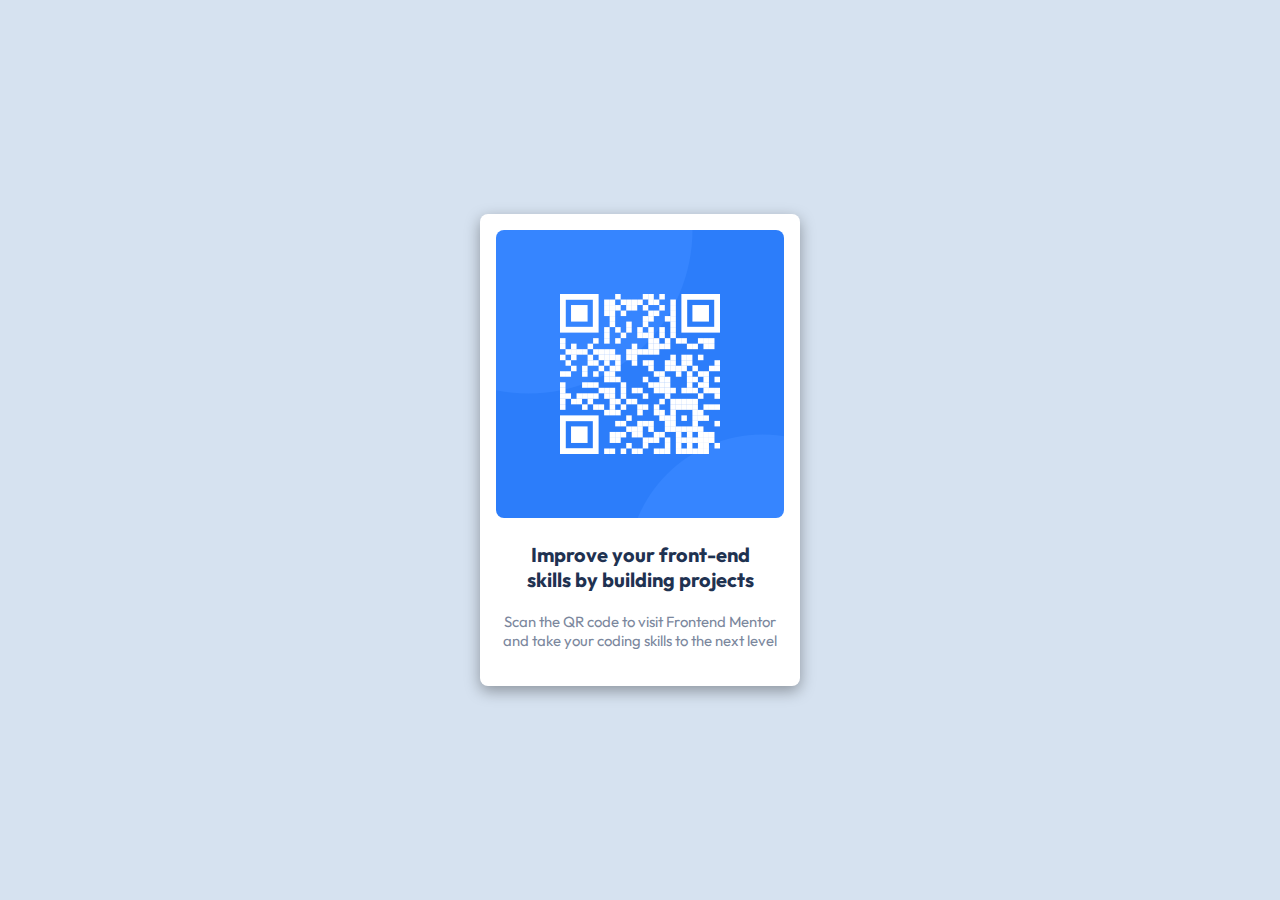
<file: 1-qr-code-component/index.html>
<!DOCTYPE html>
<html lang="en">

<head>
  <meta charset="UTF-8">
  <meta name="viewport" content="width=device-width, initial-scale=1.0">
  <link rel="icon" type="image/png" sizes="32x32" href="./images/favicon-32x32.png">
  <link rel="stylesheet" href="./style.css">
  <link rel="stylesheet" href="https://fonts.googleapis.com/css?family=Outfit">

  <title>QR code component</title>

</head>

<body>
  <div id="card">
    <img src="./images/image-qr-code.png" alt="qr code" />
    <h3 id="p1">Improve your front-end skills by building projects</h3>
    <div id="p2">Scan the QR code to visit Frontend Mentor and take your coding skills to the next level</div>
  </div>
</body>

</html>
</file>
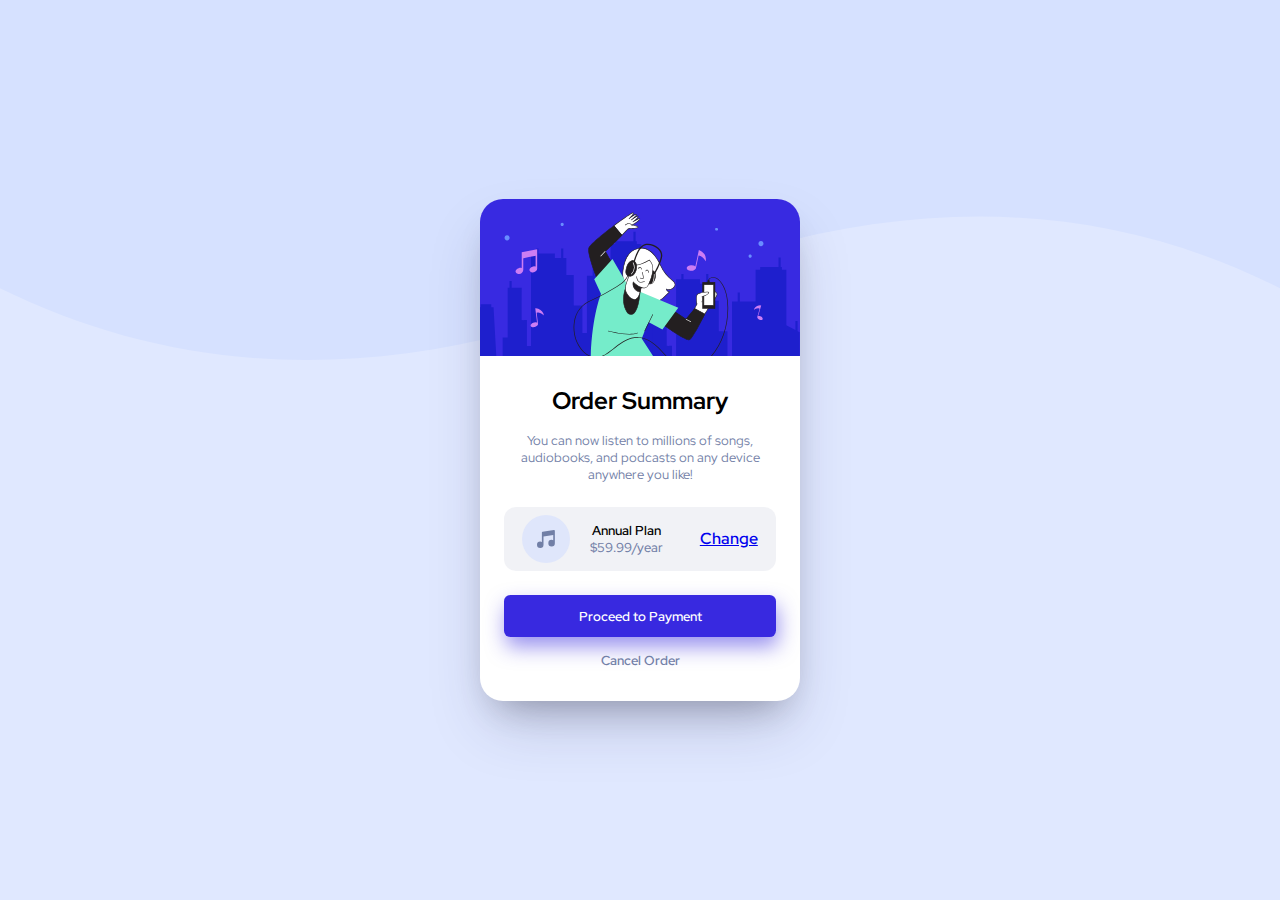
<file: 2-order-summary-component/index.html>
<!DOCTYPE html>
<html lang="en">

<head>
  <meta charset="UTF-8">
  <meta name="viewport" content="width=device-width, initial-scale=1.0">
  <link rel="icon" type="image/png" sizes="32x32" href="./images/favicon-32x32.png">
  <link rel="preconnect" href="https://fonts.googleapis.com">
  <link rel="preconnect" href="https://fonts.gstatic.com" crossorigin>
  <link href="https://fonts.googleapis.com/css2?family=Red+Hat+Display:wght@500;800&display=swap" rel="stylesheet">
  <link rel="stylesheet" href="./style.css">
  <title>Order summary card</title>
</head>

<body>
  <div class="order-summary">
    <img class="hero-image" src="./images/illustration-hero.svg" alt="illustration hero">

    <div class="content">
      <h2>Order Summary</h2>

      <p class="dim-color p1">You can now listen to millions of songs, audiobooks, and podcasts on any
        device anywhere you like!</p>

      <div class="price-tag">
        <img class="icon1" src="./images/icon-music.svg" alt="music icon" />

        <div class="price-plan">
          <span class="price-plan-1">Annual Plan</span><br>
          <span class="dim-color price">$59.99/year</span>
        </div>

        <a href="#" class="change">Change</a>
      </div>

      <form action="https://www.google.com">
        <input type="submit" class="btn1" value="Proceed to Payment"><br>
        <input type="submit" class="dim-color btn2" value="Cancel Order">
      </form>
      
    </div>

  </div>

</body>

</html>
</file>
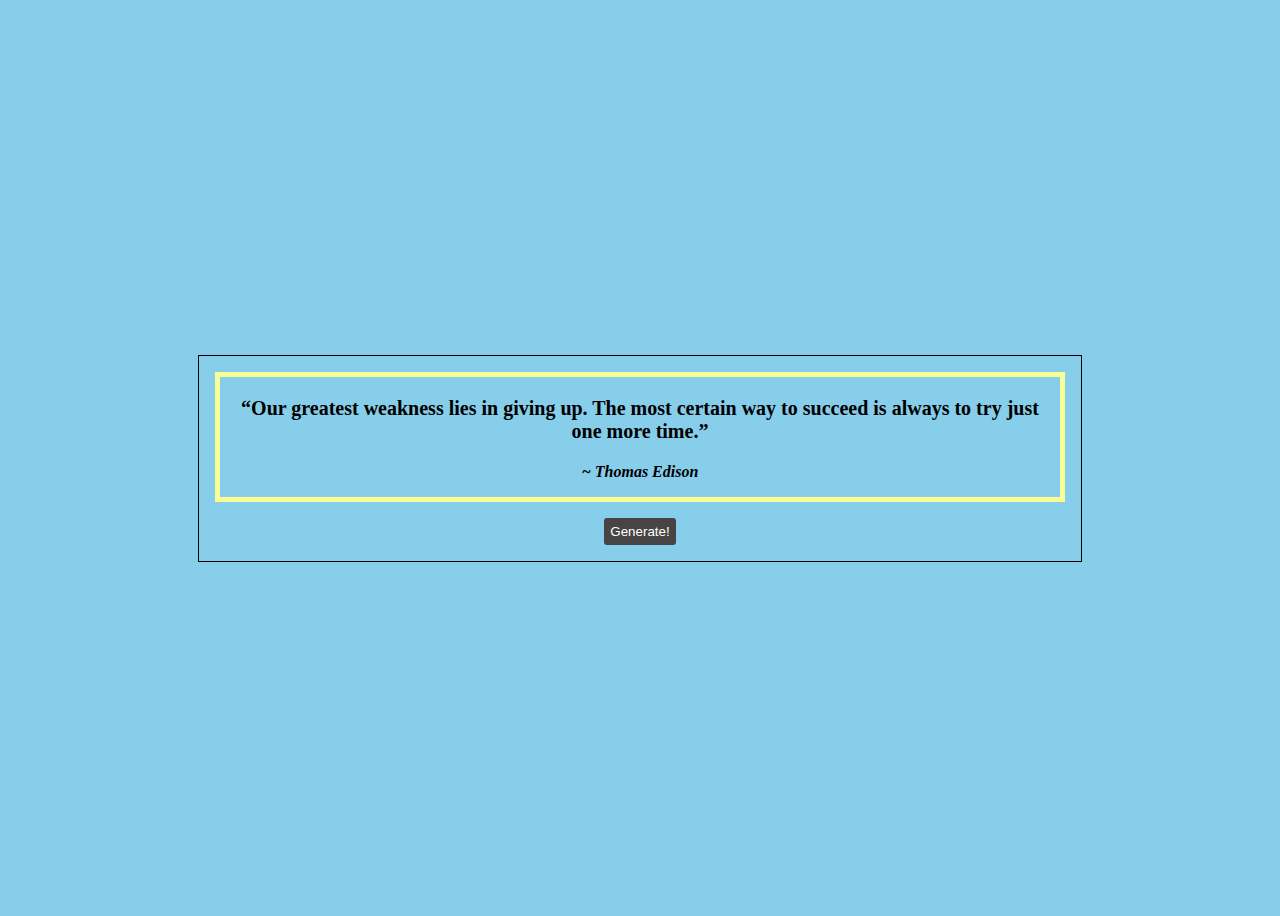
<file: 3-random-quote-generator/index.html>
<!DOCTYPE html>
<html>

<head>
    <meta charset="utf-8">
    <meta name="viewport" content="width=device-width">
    <title>Quote generator</title>
    <link href="styel.css" rel="stylesheet" type="text/css" />
    <script src="./script.js"></script>
</head>

<body>
    <main>
        <section>
            <p id="quote1">“Our greatest weakness lies in giving up. The most certain way to succeed is always to try just one more time.”</p>
            <p id="author">~ Thomas Edison</p>
        </section>
        <button onclick="generate()">Generate!</button>
    </main>
</body>
</html>
</file>
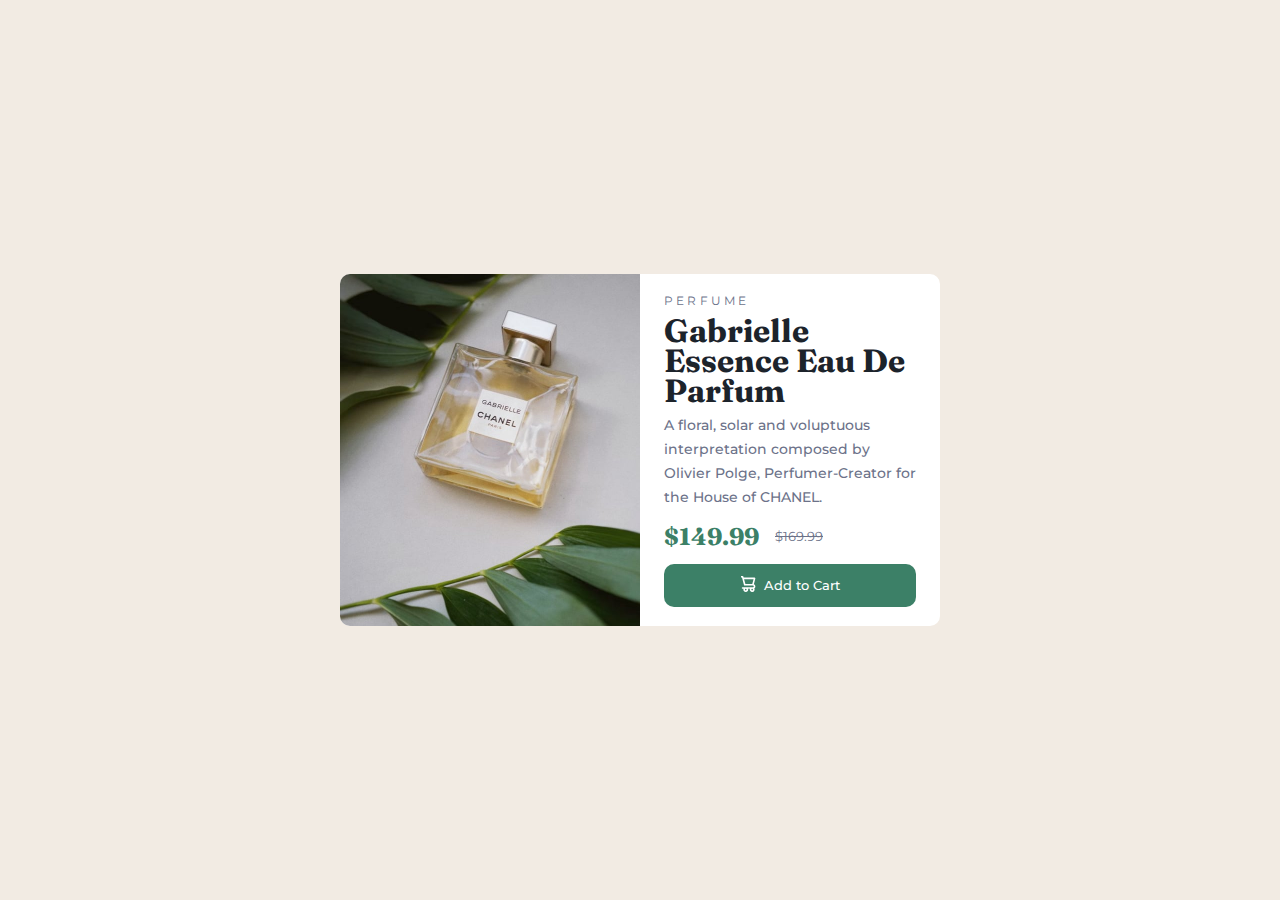
<file: 4-product-preview-card-component/index.html>
<!DOCTYPE html>
<html lang="en">

<head>
  <meta charset="UTF-8">
  <meta name="viewport" content="width=device-width, initial-scale=1.0">
  <!-- displays site properly based on user's device -->

  <link rel="icon" type="image/png" sizes="32x32" href="./images/favicon-32x32.png">
  <link rel="stylesheet" href="./style.css">
  <link rel="preconnect" href="https://fonts.googleapis.com">
  <link rel="preconnect" href="https://fonts.gstatic.com" crossorigin>
  <link href="https://fonts.googleapis.com/css2?family=Montserrat:wght@500;600;700&display=swap" rel="stylesheet">
  <link href="https://fonts.googleapis.com/css2?family=Fraunces:opsz,wght@9..144,700&display=swap" rel="stylesheet">
  <title>Frontend Mentor | Product preview card component</title>

</head>

<body>
  <main class="content">

    <section class="content1">
      <img class="img-mobile"src="./images/image-product-mobile.jpg" alt="Gabrielle Essence image"/>
      <img class="img-desktop"src="./images/image-product-desktop.jpg" alt="Gabrielle Essence image"/>
    </section>

    <section class="content2">

      <div class="perfume color1">PERFUME</div>
      
      <h1>Gabrielle Essence Eau De Parfum</h1>
      
      <p class="color1 p1"> A floral, solar and voluptuous interpretation composed by Olivier Polge, Perfumer-Creator
        for the House of CHANEL.</p>
      
      <section class="price">
        <div class="discount-price"><h2>$149.99</h2></div>
        <div class="stock-price color1"><p>$169.99</p></div>
      </section>
      
      <button class="btn1">
        <span><img src="./images/icon-cart.svg" alt="cart"/></span>
        <span class="cart-text">Add to Cart</span>
      </button>

    </section>
  </main>
</body>

</html>
</file>
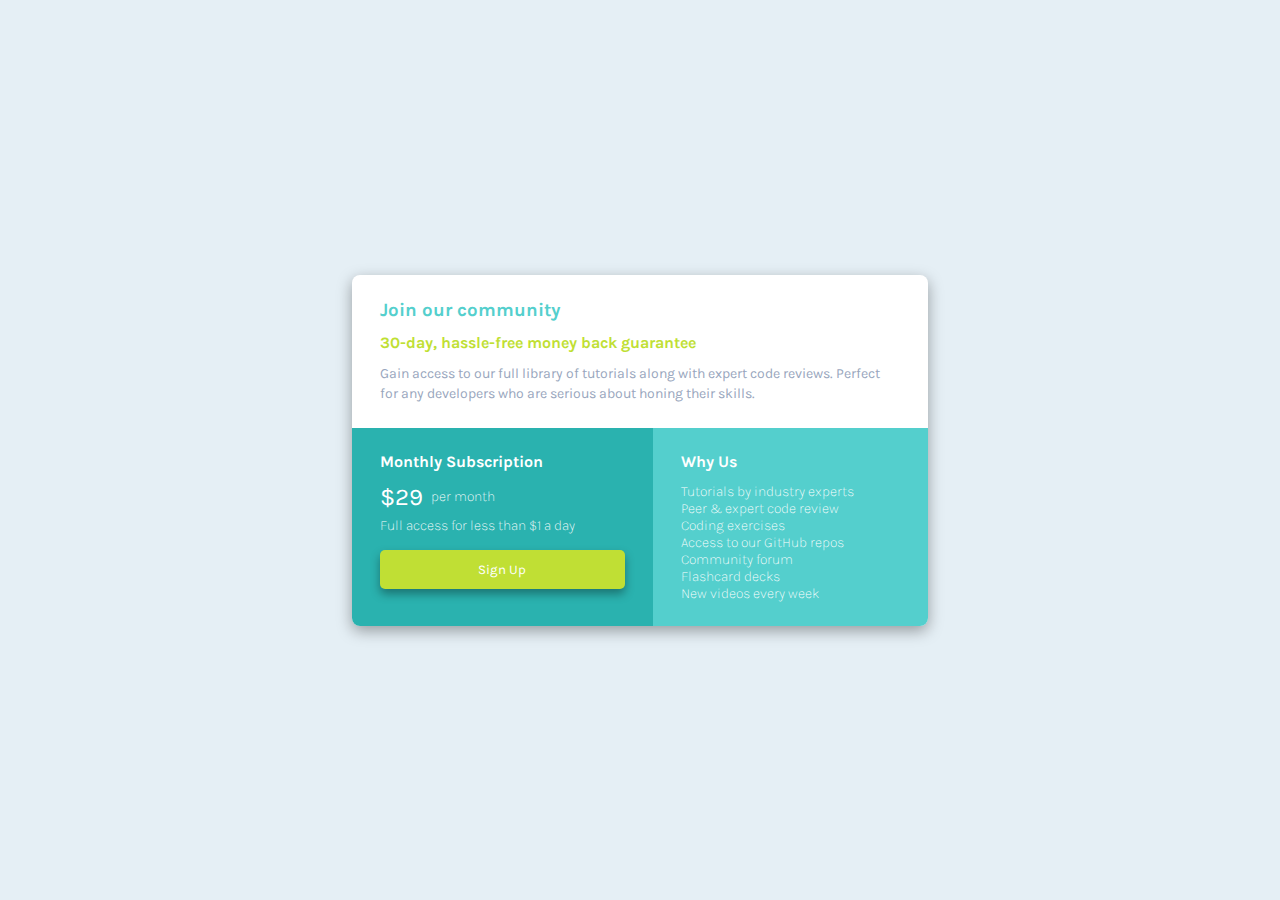
<file: 5-single-price-grid-component/index.html>
<!DOCTYPE html>
<html lang="en">

<head>
  <meta charset="UTF-8">
  <meta name="viewport" content="width=device-width, initial-scale=1.0">
  <!-- displays site properly based on user's device -->

  <link rel="icon" type="image/png" sizes="32x32" href="./images/favicon-32x32.png">

  <link rel="stylesheet" href="./stye.css">
  <link rel="preconnect" href="https://fonts.googleapis.com">
  <link rel="preconnect" href="https://fonts.gstatic.com" crossorigin>
  <link href="https://fonts.googleapis.com/css2?family=Karla:wght@200;300;400;700&display=swap" rel="stylesheet">
  <title>Frontend Mentor | Single Price Grid Component</title>

</head>

<body>
  <main class="price-component">

    <section class="join-our-community">
      <h3>Join our community</h3>
      <h4 class="color1">30-day, hassle-free money back guarantee</h4>
      <p class="fs2">Gain access to our full library of tutorials along with expert code reviews.
        Perfect for any developers who are serious about honing their skills.</p>
    </section>

    <section class="monthly-subscription">
      <h4>Monthly Subscription</h4>
      <div class="price-range">
        <div class="price">&dollar;29</div>
        <div class="price-per-month">per month</div>
      </div>
        <p class="fs1">Full access for less than &dollar;1 a day</p>
        <button type="submit">Sign Up</button>
    </section>

    <section class="why-us">
      <h4>Why Us</h4>
      <p class="fs1">
        Tutorials by industry experts<br>
        Peer &amp; expert code review<br>
        Coding exercises<br>
        Access to our GitHub repos<br>
        Community forum<br>
        Flashcard decks<br>
        New videos every week<br>
      </p>
    </section>

  </main>
</body>

</html>
</file>
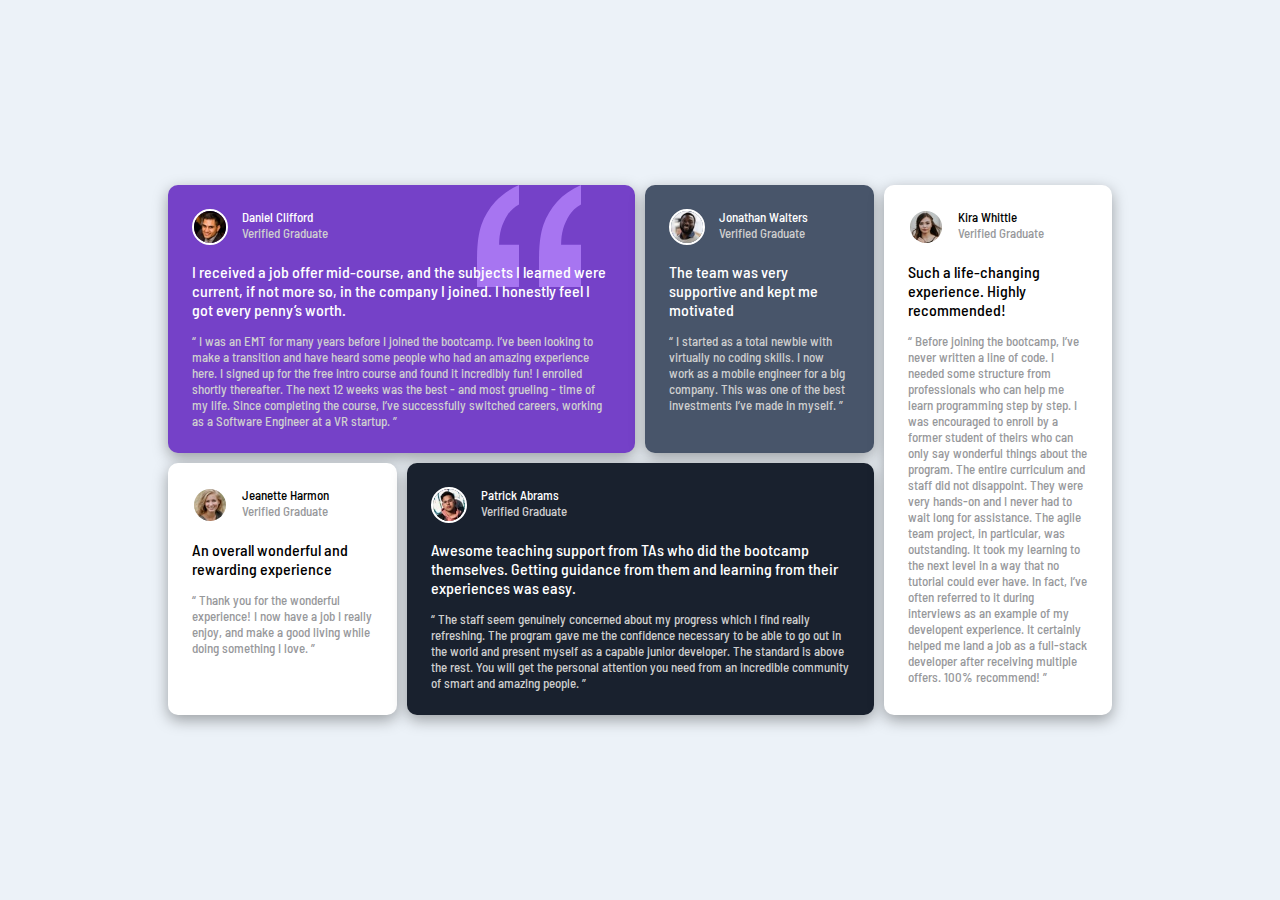
<file: 6-testimonials-grid-section/index.html>
<!DOCTYPE html>
<html lang="en">

<head>
  <meta charset="UTF-8">
  <meta name="viewport" content="width=device-width, initial-scale=1.0">
  <!-- displays site properly based on user's device -->

  <link rel="icon" type="image/png" sizes="32x32" href="./images/favicon-32x32.png">
  <link rel="stylesheet" href="./style.css">
  <link rel="preconnect" href="https://fonts.googleapis.com">
  <link rel="preconnect" href="https://fonts.gstatic.com" crossorigin>

  <link
    href="https://fonts.googleapis.com/css2?family=Barlow+Semi+Condensed:wght@100;200;300;400;500;600;700&display=swap"
    rel="stylesheet">

  <title>Frontend Mentor | [Challenge Name Here]</title>

</head>

<body>

  <main>

    <section class="testimonial-1">
      <section class="contr">
        <picture>
          <img src="./images/image-daniel.jpg" alt="Daniel Clifford profile picture">
        </picture>
        <div>
          <p class="bt1">Daniel Clifford</p>
          <p class="ts1">Verified Graduate</p>
        </div>
      </section>

      <blockquote class="success-journey">
        <p class="ts2">I received a job offer mid-course, and the subjects I learned were current, if not more so,
          in the company I joined. I honestly feel I got every penny’s worth.</p>
      </blockquote>

      <p class="past-journey">
        “ I was an EMT for many years before I joined the bootcamp. I’ve been looking to make a
        transition and have heard some people who had an amazing experience here. I signed up
        for the free intro course and found it incredibly fun! I enrolled shortly thereafter.
        The next 12 weeks was the best - and most grueling - time of my life. Since completing
        the course, I’ve successfully switched careers, working as a Software Engineer at a VR startup. ”
      </p>
    </section>

    <section class="testimonial-2">
      <section class="contr">
        <picture>
          <img src="./images/image-jonathan.jpg" alt="Jonathan Walters profile picture">
        </picture>
        <div>
          <p class="bt1">Jonathan Walters</p>
          <p class="ts1">Verified Graduate</p>
        </div>
      </section>

      <blockquote class="success-journey">
        <p class="ts2">The team was very supportive and kept me motivated</p>
      </blockquote>

      <p class="past-journey">
        “ I started as a total newbie with virtually no coding skills. I now work as a mobile engineer
        for a big company. This was one of the best investments I’ve made in myself. ”
      </p>
    </section>

    <section class="testimonial-3">
      <section class="contr">
        <picture>
          <img src="./images/image-jeanette.jpg" alt="Jeanette Harmon profile picture">
        </picture>
        <div>
          <p class="bt2">Jeanette Harmon</p>
          <p class="ts3">Verified Graduate</p>
        </div>
      </section>

      <blockquote class="success-journey">
        <p class="ts2">An overall wonderful and rewarding experience</p>
      </blockquote>

      <p class="past-journey ts3">
        “ Thank you for the wonderful experience! I now have a job I really enjoy, and make a good living
        while doing something I love. ”
      </p>
    </section>

    <section class="testimonial-4">
      <section class="contr">
        <picture>
          <img src="./images/image-patrick.jpg" alt="Patrick Abrams profile picture">
        </picture>
        <div>
          <p class="bt1">Patrick Abrams</p>
          <p class="ts1">Verified Graduate</p>
        </div>
      </section>

      <blockquote class="success-journey">
        <p class="ts2">Awesome teaching support from TAs who did the bootcamp themselves. Getting guidance from them and
          learning from their experiences was easy.</p>
      </blockquote>

      <p class="past-journey">
        “ The staff seem genuinely concerned about my progress which I find really refreshing. The program
        gave me the confidence necessary to be able to go out in the world and present myself as a capable
        junior developer. The standard is above the rest. You will get the personal attention you need from
        an incredible community of smart and amazing people. ”
      </p>
    </section>

    <section class="testimonial-5">
      <section class="contr">
        <picture>
          <img src="./images/image-kira.jpg" alt="Kira Whittle profile picture">
        </picture>
        <div>
          <p class="bt2">Kira Whittle</p>
          <p class="ts3">Verified Graduate</p>
        </div>
      </section>

      <blockquote class="success-journey">
        <p class="ts2">Such a life-changing experience. Highly recommended!</p>
      </blockquote>

      <p class="past-journey ts3">
        “ Before joining the bootcamp, I’ve never written a line of code. I needed some structure from
        professionals who can help me learn programming step by step. I was encouraged to enroll by a former
        student of theirs who can only say wonderful things about the program. The entire curriculum and staff
        did not disappoint. They were very hands-on and I never had to wait long for assistance. The agile team
        project, in particular, was outstanding. It took my learning to the next level in a way that no tutorial
        could ever have. In fact, I’ve often referred to it during interviews as an example of my developent
        experience. It certainly helped me land a job as a full-stack developer after receiving multiple offers.
        100% recommend! ”
      </p>
    </section>

  </main>

</body>

</html>
</file>
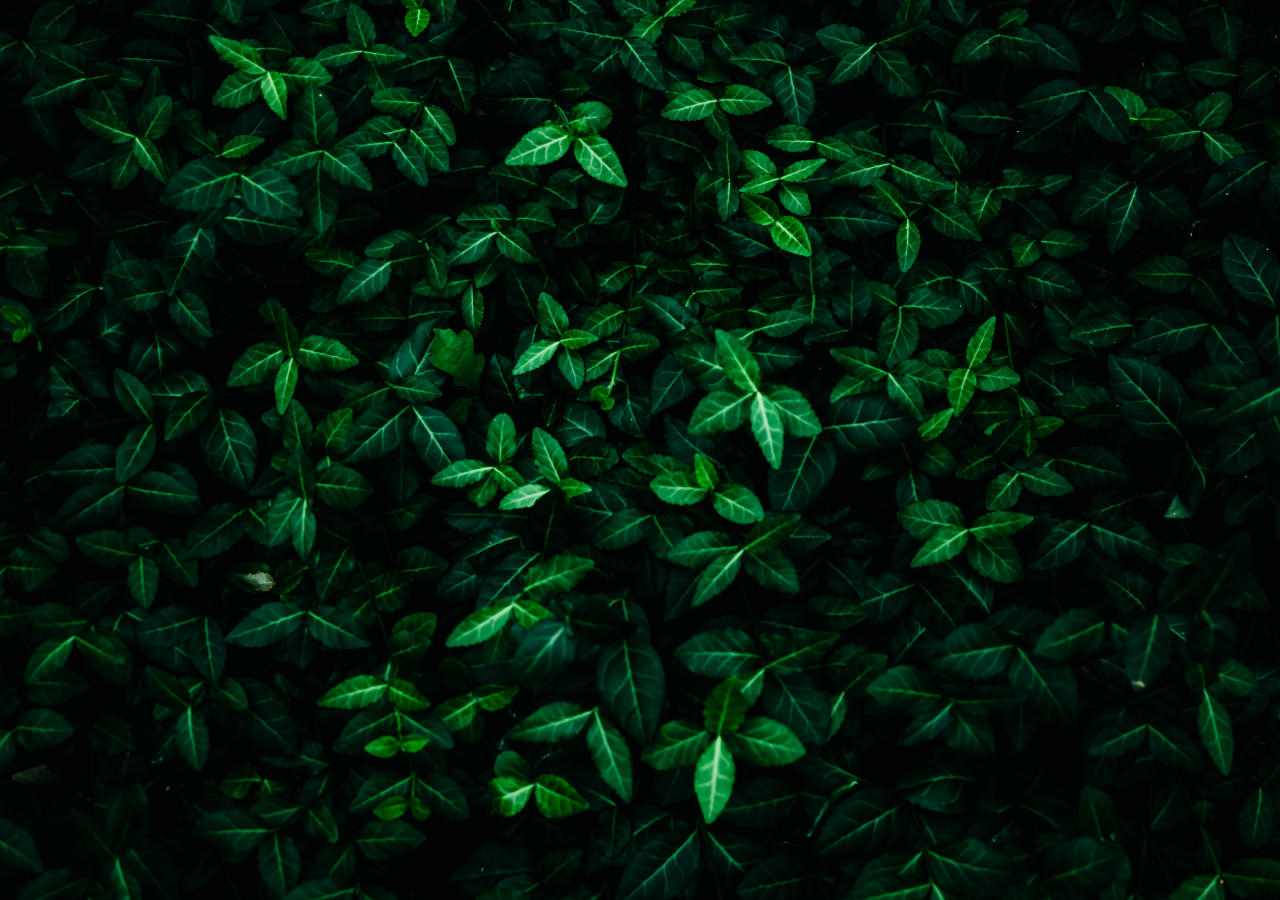
<file: 7-blurry-loading-page/index.html>
<!DOCTYPE html>
<html lang="en">

<head>
    <meta charset="UTF-8">
    <meta http-equiv="X-UA-Compatible" content="IE=edge">
    <meta name="viewport" content="width=device-width, initial-scale=1.0">
    <title>Blurry Loading Page</title>
    <link rel="stylesheet" href="./style.css">
    <script src="./script.js"></script>
</head>

<body>
    <div id="bg-img">Hello</div>
    <div id="bg-txt"></div>
    <!-- <script>
        let a = 0;
        let loadFunc = setInterval(myfunc,15);
        function myfunc() {

            if (a < 100) {
                document.getElementById("bg-txt").innerHTML = a++ + 1 + "%";
                document.getElementById("bg-txt").style.fontSize = "40px";
            } else {
                clearTime();
            }

            function clearTime() {
                clearInterval(loadFunc);
            }
        }
    </script> -->
</body>

</html>
</file>
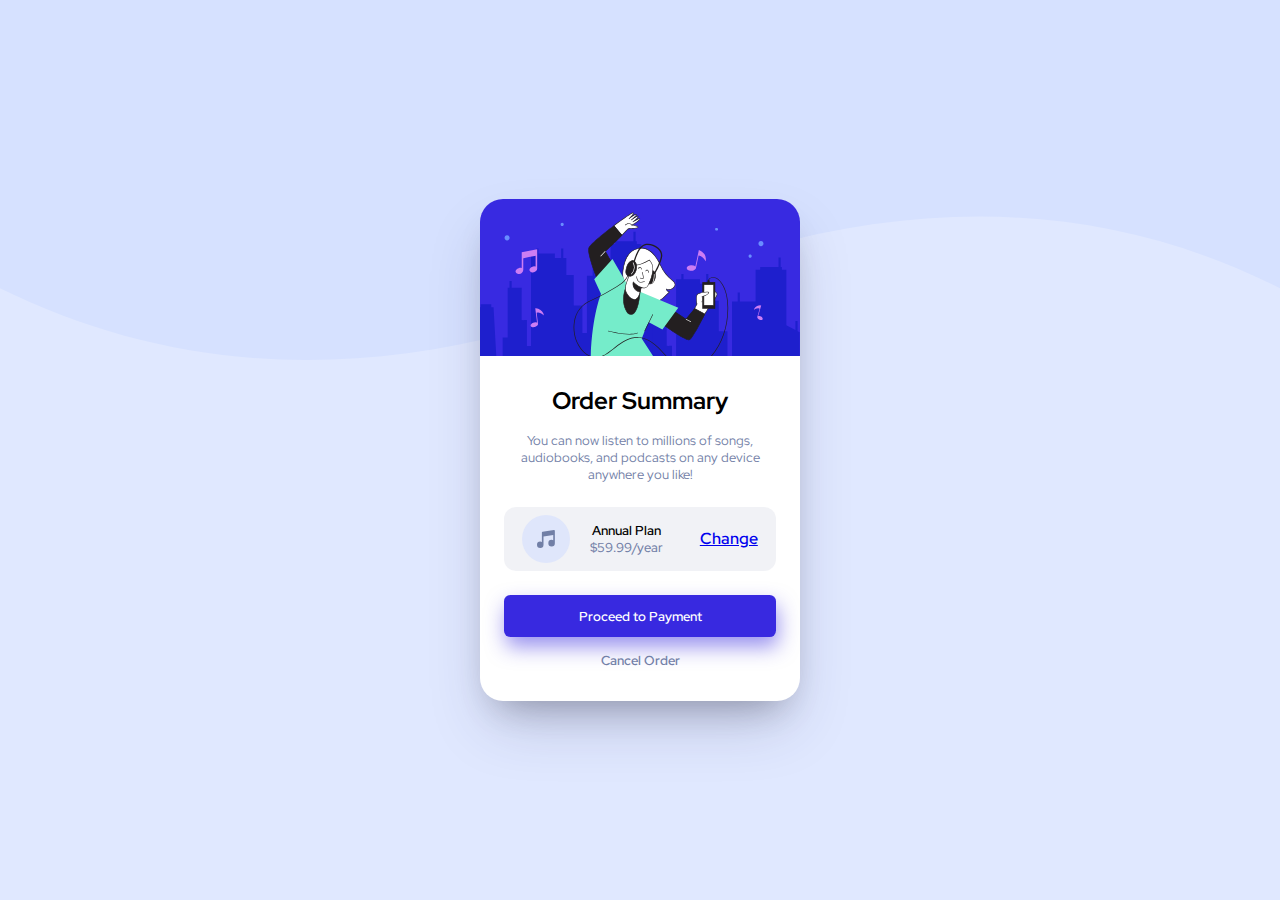
<file: order-summary-component/index.html>
<!DOCTYPE html>
<html lang="en">

<head>
  <meta charset="UTF-8">
  <meta name="viewport" content="width=device-width, initial-scale=1.0">
  <link rel="icon" type="image/png" sizes="32x32" href="./images/favicon-32x32.png">
  <link rel="preconnect" href="https://fonts.googleapis.com">
  <link rel="preconnect" href="https://fonts.gstatic.com" crossorigin>
  <link href="https://fonts.googleapis.com/css2?family=Red+Hat+Display:wght@500;800&display=swap" rel="stylesheet">
  <link rel="stylesheet" href="/order-summary-component/style.css">
  <title>Order summary card</title>
</head>

<body>
  <div class="order-summary">
    <img class="hero-image" src="/order-summary-component/images/illustration-hero.svg" alt="illustration hero">

    <div class="content">
      <h2>Order Summary</h2>

      <p class="dim-color p1">You can now listen to millions of songs, audiobooks, and podcasts on any
        device anywhere you like!</p>

      <div class="price-tag">
        <img class="icon1" src="/order-summary-component/images/icon-music.svg" alt="music icon" />

        <div class="price-plan">
          <span class="price-plan-1">Annual Plan</span><br>
          <span class="dim-color price">$59.99/year</span>
        </div>

        <a href="#" class="change">Change</a>
      </div>

      <form action="https://www.google.com">
        <input type="submit" class="btn1" value="Proceed to Payment"><br>
        <input type="submit" class="dim-color btn2" value="Cancel Order">
      </form>
      
    </div>

  </div>

</body>

</html>
</file>
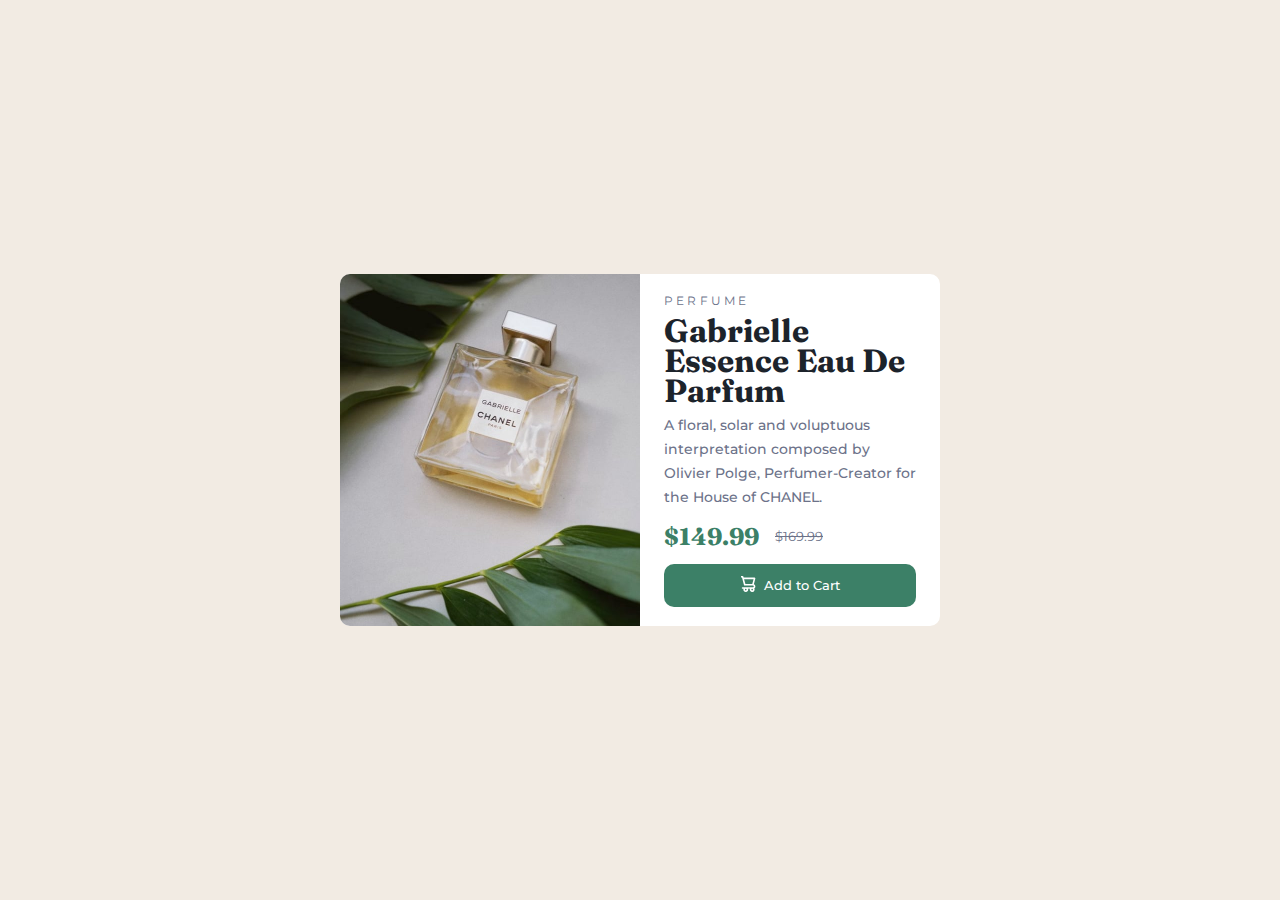
<file: product-preview-card-component/index.html>
<!DOCTYPE html>
<html lang="en">

<head>
  <meta charset="UTF-8">
  <meta name="viewport" content="width=device-width, initial-scale=1.0">
  <!-- displays site properly based on user's device -->

  <link rel="icon" type="image/png" sizes="32x32" href="./images/favicon-32x32.png">
  <link rel="stylesheet" href="/product-preview-card-component/style.css">
  <link rel="preconnect" href="https://fonts.googleapis.com">
  <link rel="preconnect" href="https://fonts.gstatic.com" crossorigin>
  <link href="https://fonts.googleapis.com/css2?family=Montserrat:wght@500;600;700&display=swap" rel="stylesheet">
  <link href="https://fonts.googleapis.com/css2?family=Fraunces:opsz,wght@9..144,700&display=swap" rel="stylesheet">
  <title>Frontend Mentor | Product preview card component</title>

</head>

<body>
  <main class="content">

    <section class="content1">
      <img class="img-mobile"src="/product-preview-card-component/images/image-product-mobile.jpg" alt="Gabrielle Essence image"/>
      <img class="img-desktop"src="/product-preview-card-component/images/image-product-desktop.jpg" alt="Gabrielle Essence image"/>
    </section>

    <section class="content2">

      <div class="perfume color1">PERFUME</div>
      
      <h1>Gabrielle Essence Eau De Parfum</h1>
      
      <p class="color1 p1"> A floral, solar and voluptuous interpretation composed by Olivier Polge, Perfumer-Creator
        for the House of CHANEL.</p>
      
      <section class="price">
        <div class="discount-price"><h2>$149.99</h2></div>
        <div class="stock-price color1"><p>$169.99</p></div>
      </section>
      
      <button class="btn1">
        <span><img src="/product-preview-card-component/images/icon-cart.svg" alt="cart"/></span>
        <span class="cart-text">Add to Cart</span>
      </button>

    </section>
  </main>
</body>

</html>
</file>
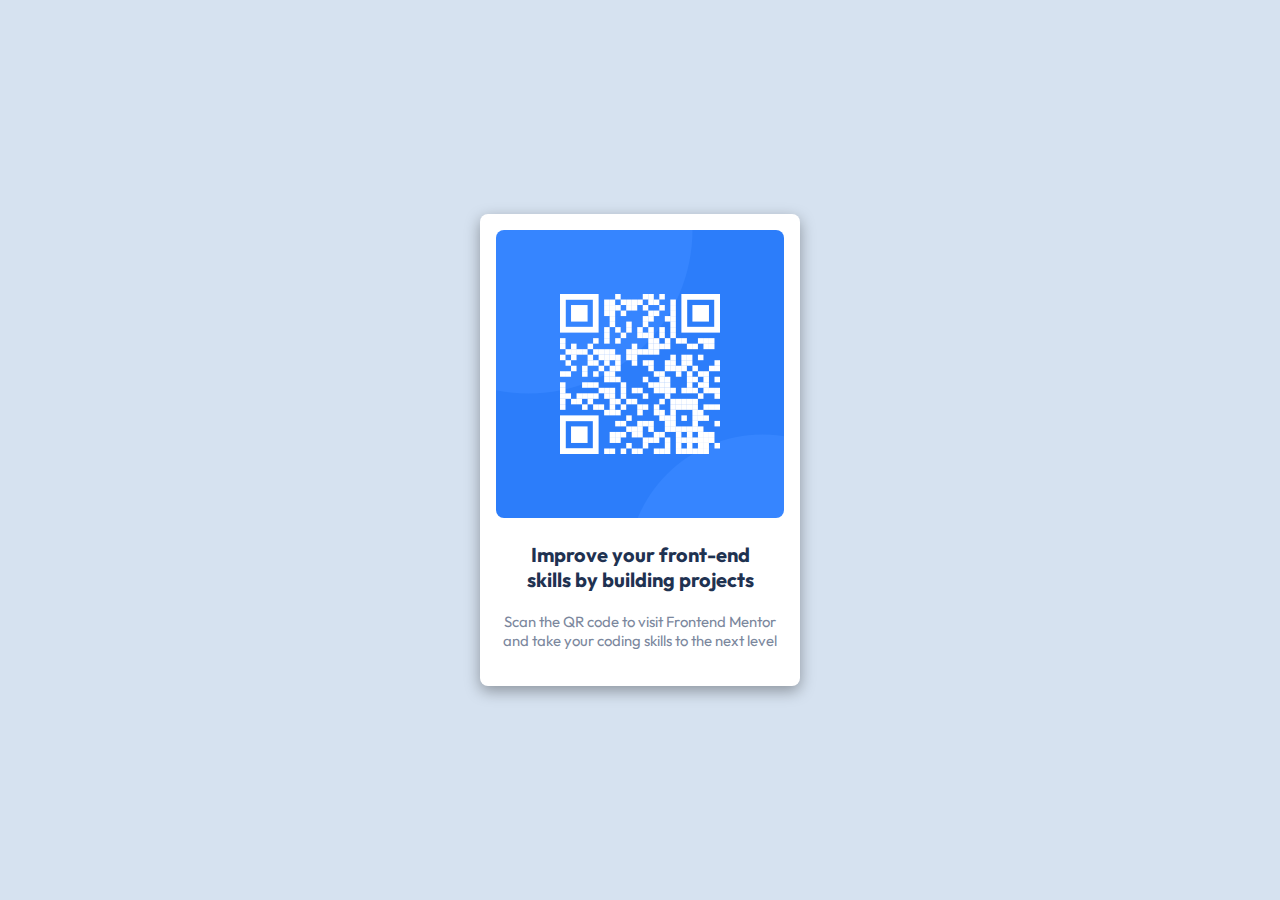
<file: qr-code-component/index.html>
<!DOCTYPE html>
<html lang="en">

<head>
  <meta charset="UTF-8">
  <meta name="viewport" content="width=device-width, initial-scale=1.0">
  <link rel="icon" type="image/png" sizes="32x32" href="./images/favicon-32x32.png">
  <link rel="stylesheet" href="style.css">
  <link rel="stylesheet" href="https://fonts.googleapis.com/css?family=Outfit">

  <title>QR code component</title>

</head>

<body>
  <div id="card">
    <img src="/qr-code-component/images/image-qr-code.png" alt="qr code" />
    <h3 id="p1">Improve your front-end skills by building projects</h3>
    <div id="p2">Scan the QR code to visit Frontend Mentor and take your coding skills to the next level</div>
  </div>
</body>

</html>
</file>
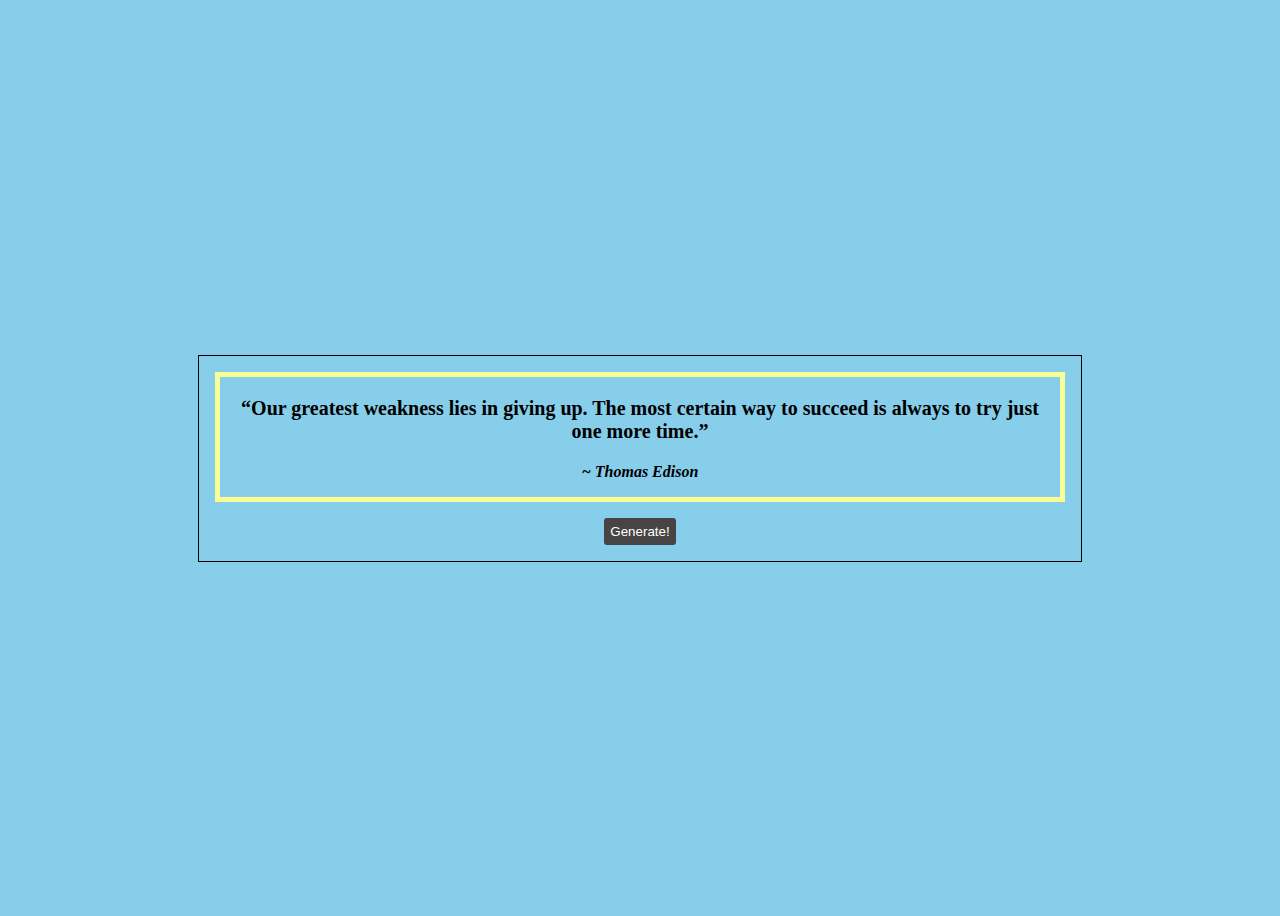
<file: random-quote-generator/index.html>
<!DOCTYPE html>
<html>

<head>
    <meta charset="utf-8">
    <meta name="viewport" content="width=device-width">
    <title>Quote generator</title>
    <link href="styel.css" rel="stylesheet" type="text/css" />
    <script src="script.js"></script>
</head>

<body>
    <main>
        <section>
            <p id="quote1">“Our greatest weakness lies in giving up. The most certain way to succeed is always to try just one more time.”</p>
            <p id="author">~ Thomas Edison</p>
        </section>
        <button onclick="generate()">Generate!</button>
    </main>
</body>
</html>
</file>
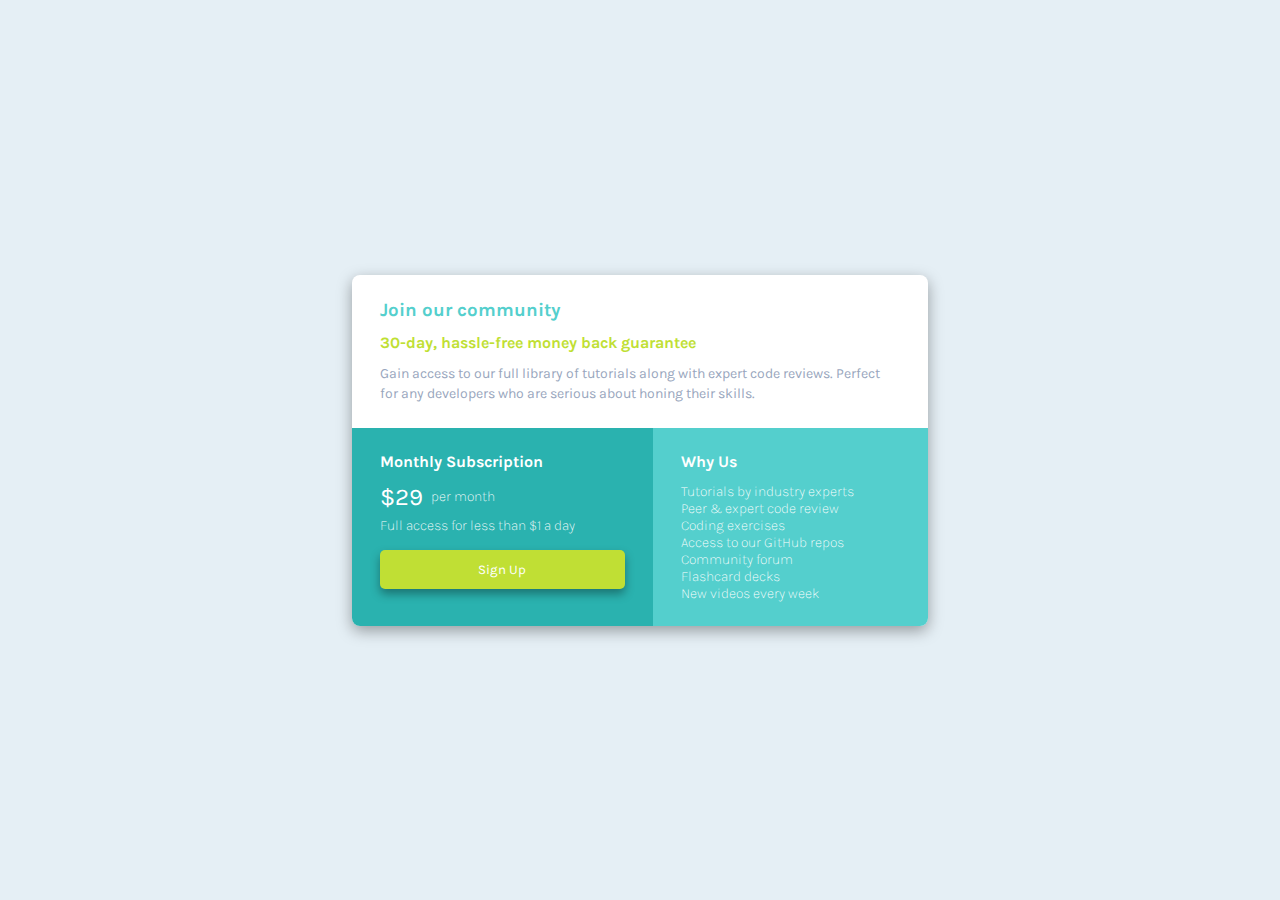
<file: single-price-grid-component/index.html>
<!DOCTYPE html>
<html lang="en">

<head>
  <meta charset="UTF-8">
  <meta name="viewport" content="width=device-width, initial-scale=1.0">
  <!-- displays site properly based on user's device -->

  <link rel="icon" type="image/png" sizes="32x32" href="./images/favicon-32x32.png">

  <link rel="stylesheet" href="/single-price-grid-component/stye.css">
  <link rel="preconnect" href="https://fonts.googleapis.com">
  <link rel="preconnect" href="https://fonts.gstatic.com" crossorigin>
  <link href="https://fonts.googleapis.com/css2?family=Karla:wght@200;300;400;700&display=swap" rel="stylesheet">
  <title>Frontend Mentor | Single Price Grid Component</title>

</head>

<body>
  <main class="price-component">

    <section class="join-our-community">
      <h3>Join our community</h3>
      <h4 class="color1">30-day, hassle-free money back guarantee</h4>
      <p class="fs2">Gain access to our full library of tutorials along with expert code reviews.
        Perfect for any developers who are serious about honing their skills.</p>
    </section>

    <section class="monthly-subscription">
      <h4>Monthly Subscription</h4>
      <div class="price-range">
        <div class="price">&dollar;29</div>
        <div class="price-per-month">per month</div>
      </div>
        <p class="fs1">Full access for less than &dollar;1 a day</p>
        <button type="submit">Sign Up</button>
    </section>

    <section class="why-us">
      <h4>Why Us</h4>
      <p class="fs1">
        Tutorials by industry experts<br>
        Peer &amp; expert code review<br>
        Coding exercises<br>
        Access to our GitHub repos<br>
        Community forum<br>
        Flashcard decks<br>
        New videos every week<br>
      </p>
    </section>

  </main>
</body>

</html>
</file>
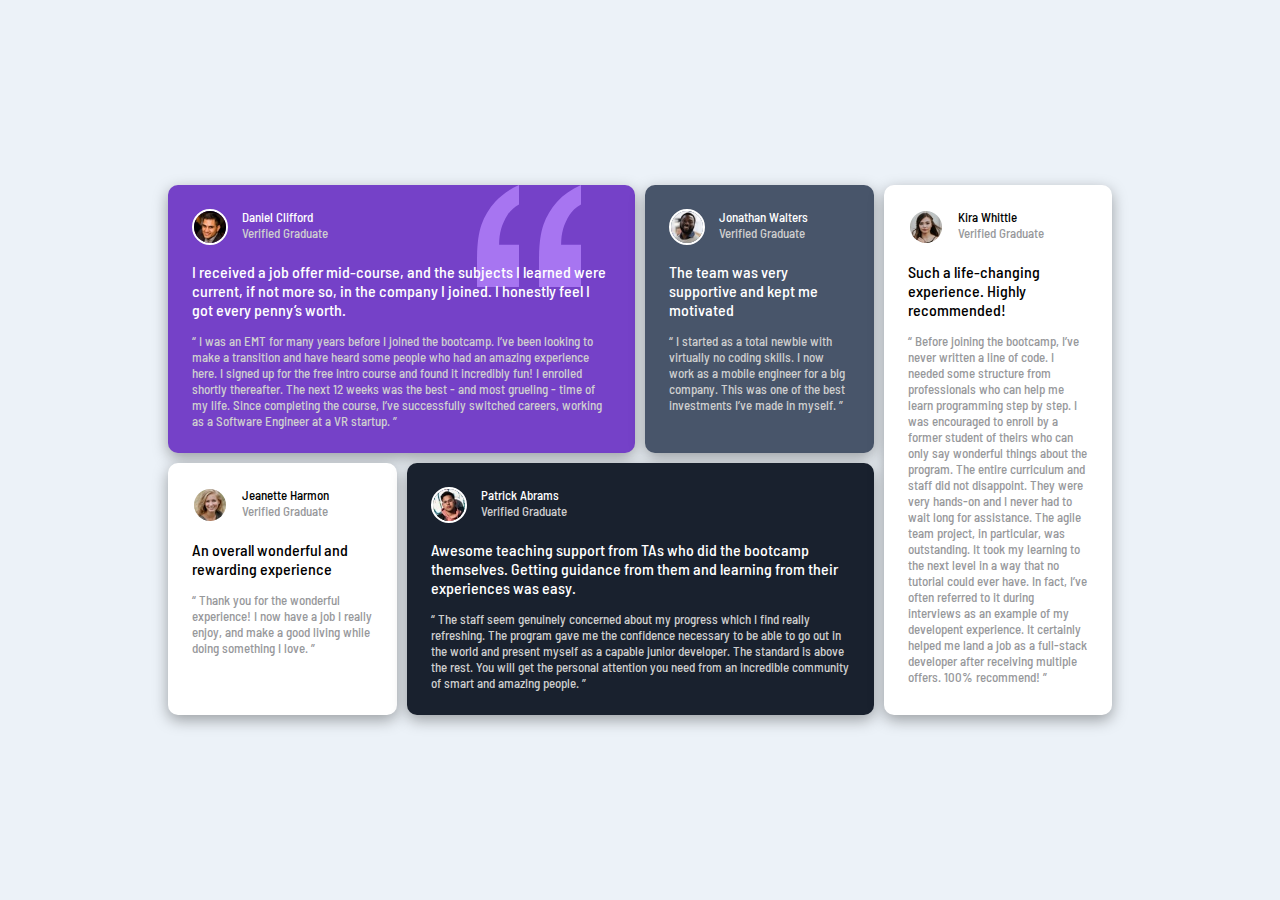
<file: testimonials-grid-section/index.html>
<!DOCTYPE html>
<html lang="en">

<head>
  <meta charset="UTF-8">
  <meta name="viewport" content="width=device-width, initial-scale=1.0">
  <!-- displays site properly based on user's device -->

  <link rel="icon" type="image/png" sizes="32x32" href="./images/favicon-32x32.png">
  <link rel="stylesheet" href="/testimonials-grid-section/style.css">
  <link rel="preconnect" href="https://fonts.googleapis.com">
  <link rel="preconnect" href="https://fonts.gstatic.com" crossorigin>

  <link
    href="https://fonts.googleapis.com/css2?family=Barlow+Semi+Condensed:wght@100;200;300;400;500;600;700&display=swap"
    rel="stylesheet">

  <title>Frontend Mentor | [Challenge Name Here]</title>

</head>

<body>

  <main>

    <section class="testimonial-1">
      <section class="contr">
        <picture>
          <img src="./images/image-daniel.jpg" alt="Daniel Clifford profile picture">
        </picture>
        <div>
          <p class="bt1">Daniel Clifford</p>
          <p class="ts1">Verified Graduate</p>
        </div>
      </section>

      <blockquote class="success-journey">
        <p class="ts2">I received a job offer mid-course, and the subjects I learned were current, if not more so,
          in the company I joined. I honestly feel I got every penny’s worth.</p>
      </blockquote>

      <p class="past-journey">
        “ I was an EMT for many years before I joined the bootcamp. I’ve been looking to make a
        transition and have heard some people who had an amazing experience here. I signed up
        for the free intro course and found it incredibly fun! I enrolled shortly thereafter.
        The next 12 weeks was the best - and most grueling - time of my life. Since completing
        the course, I’ve successfully switched careers, working as a Software Engineer at a VR startup. ”
      </p>
    </section>

    <section class="testimonial-2">
      <section class="contr">
        <picture>
          <img src="./images/image-jonathan.jpg" alt="Jonathan Walters profile picture">
        </picture>
        <div>
          <p class="bt1">Jonathan Walters</p>
          <p class="ts1">Verified Graduate</p>
        </div>
      </section>

      <blockquote class="success-journey">
        <p class="ts2">The team was very supportive and kept me motivated</p>
      </blockquote>

      <p class="past-journey">
        “ I started as a total newbie with virtually no coding skills. I now work as a mobile engineer
        for a big company. This was one of the best investments I’ve made in myself. ”
      </p>
    </section>

    <section class="testimonial-3">
      <section class="contr">
        <picture>
          <img src="./images/image-jeanette.jpg" alt="Jeanette Harmon profile picture">
        </picture>
        <div>
          <p class="bt2">Jeanette Harmon</p>
          <p class="ts3">Verified Graduate</p>
        </div>
      </section>

      <blockquote class="success-journey">
        <p class="ts2">An overall wonderful and rewarding experience</p>
      </blockquote>

      <p class="past-journey ts3">
        “ Thank you for the wonderful experience! I now have a job I really enjoy, and make a good living
        while doing something I love. ”
      </p>
    </section>

    <section class="testimonial-4">
      <section class="contr">
        <picture>
          <img src="./images/image-patrick.jpg" alt="Patrick Abrams profile picture">
        </picture>
        <div>
          <p class="bt1">Patrick Abrams</p>
          <p class="ts1">Verified Graduate</p>
        </div>
      </section>

      <blockquote class="success-journey">
        <p class="ts2">Awesome teaching support from TAs who did the bootcamp themselves. Getting guidance from them and
          learning from their experiences was easy.</p>
      </blockquote>

      <p class="past-journey">
        “ The staff seem genuinely concerned about my progress which I find really refreshing. The program
        gave me the confidence necessary to be able to go out in the world and present myself as a capable
        junior developer. The standard is above the rest. You will get the personal attention you need from
        an incredible community of smart and amazing people. ”
      </p>
    </section>

    <section class="testimonial-5">
      <section class="contr">
        <picture>
          <img src="./images/image-kira.jpg" alt="Kira Whittle profile picture">
        </picture>
        <div>
          <p class="bt2">Kira Whittle</p>
          <p class="ts3">Verified Graduate</p>
        </div>
      </section>

      <blockquote class="success-journey">
        <p class="ts2">Such a life-changing experience. Highly recommended!</p>
      </blockquote>

      <p class="past-journey ts3">
        “ Before joining the bootcamp, I’ve never written a line of code. I needed some structure from
        professionals who can help me learn programming step by step. I was encouraged to enroll by a former
        student of theirs who can only say wonderful things about the program. The entire curriculum and staff
        did not disappoint. They were very hands-on and I never had to wait long for assistance. The agile team
        project, in particular, was outstanding. It took my learning to the next level in a way that no tutorial
        could ever have. In fact, I’ve often referred to it during interviews as an example of my developent
        experience. It certainly helped me land a job as a full-stack developer after receiving multiple offers.
        100% recommend! ”
      </p>
    </section>

  </main>

</body>

</html>
</file>
<file: 1-qr-code-component/style.css>
* {
    box-sizing: border-box;
    margin: 0;
    font-family: "Outfit";
}

body {
    background-color: hsl(212, 45%, 89%);   
    display: flex;
    flex-direction: column;
    justify-content: center;
    align-items: center;
    min-height: 100vh;
}

#card {
    background-color: hsl(0, 0%, 100%);
    max-width: 20rem;
    margin: 4rem 1.6rem;
    padding: 1rem;
    border-radius: 0.5rem;
    box-shadow: rgba(0, 0, 0, 0.35) 0px 5px 15px;
}

#card  > img {
    max-width: 100%;
    border-radius: 0.5rem;
}


#p1 {
    font-size: 1.25rem;
    font-weight: bolder;
    color: hsl(218, 44%, 22%);
    text-align: center;
    padding: 1.25rem 1rem;
}

#p2 {
    color: hsl(220, 15%, 55%);
    text-align: center;
    font-size: 0.93rem;
    padding-bottom: 1.25rem;
}
</file>
<file: 2-order-summary-component/style.css>
* {
    margin: 0;
    box-sizing: border-box;
}

body {
    background-image: url(/order-summary-component/images/pattern-background-mobile.svg);
    background-repeat: no-repeat;
    background-color: hsl(225, 100%, 94%);
    font-family: "Red Hat Display";
    min-height: 100vh;
    display: flex;
    flex-direction: column;
    justify-content: center;
    align-items: center;
}

.order-summary {
    background-color: white;
    max-width: 20.5rem;
    margin: auto 1.5rem;
    border-radius: 1.4375rem;
    overflow: hidden;
    box-shadow: rgba(50, 50, 93, 0.25) 0px 30px 60px -12px, rgba(0, 0, 0, 0.3) 0px 18px 36px -18px;
}

h2 {
    font-weight: bolder;
    font-size: 1.5rem;
}

.hero-image {
    max-width: 100%;
}

.content {
    padding: 1.5rem;
    text-align: center;
}

.dim-color {
    color: hsl(224, 23%, 55%);
}

input {
    width: 100%;
    font-family: "Red Hat Display";
    border-radius: 0.4rem;
    font-weight: 600;
}

input:hover {
    cursor: pointer;
}

.btn1 {
    padding: 0.75rem 0rem;
    background-color: hsl(245, 75%, 52%);
    border: none;
    color: white;
    box-shadow: hsla(245, 75%, 52%, 0.5) 2px 10px 20px;
}

.btn1:hover {
    background-color: hsla(245, 75%, 52%, 0.6);
}

.btn2 {
    border: none;
    margin-top: 0.375rem;
    padding: 0.5rem 0rem;
    background-color: transparent;
}

.btn2:hover {
    color: black;
}

.change {
    padding-left: 1rem;
}

.change:hover {
    text-decoration: none;
    color: hsla(245, 75%, 52%, 0.6);
}

.price-tag {
    background-color: hsla(224, 23%, 55%, 0.1);
    display: flex;
    flex-direction: row;
    justify-content: space-around;
    align-items: center;
    padding: 0.5rem;
    border-radius: 0.75rem;
    margin: 1.5rem 0;
    font-weight: 600;
}

.price {
    font-weight: 500;
}

.p1 {
    margin: 1rem 0;
    font-size: 0.8rem;
}

.price-plan {
    font-size: 0.8rem;
}

.icon1 {
    max-width: 100%;
}

@media screen and (min-width:375px) {

    .order-summary {
        max-width: 20rem;
        margin: auto auto;
        
    }

    body {
        background-image: url(/order-summary-component/images/pattern-background-desktop.svg);
        background-repeat: no-repeat;
        background-color: hsl(225, 100%, 94%);
        background-position: contain;
        background-size: 100% 40%;
    }
}
</file>
<file: 3-random-quote-generator/styel.css>
* {
    border: 0rem;
    padding: 0rem;
    box-sizing: border-box;
}


body {
    min-height: 100vh;
    max-width: 100%;
    background: skyblue;
    display: flex;
    justify-content: center;
    align-items: center;
}

main {
    border: 1px solid black;
    width: 90%;
    margin: auto;
    padding: 1rem;
    display: flex;
    flex-direction: column;
    justify-content: space-around;
    align-items: center;

}

section {
    border: 5px solid #fbfb98;
    width: 100%;
    padding: 0rem 1rem;
}

#quote1,
#author {
    text-align: center;
}

#quote1 {
    font-size: 1.25rem;
    font-style: bold;
    font-weight: 700
}

#author {
    font-style: italic;
    font-weight: 600;
}

button {
    margin: 1rem 0rem 0rem 0rem;
    color: white;
    background: #464444;
    padding: 6px;
    border-radius: 3px;
}

@media screen and (min-width:425px) and (max-width:768px) {
    main {
        width: 80%;
    }
}

@media screen and (min-width:768px) {
    main {
        width: 70%;
    }
}
</file>
<file: 4-product-preview-card-component/style.css>
:root {
    --dark-green: hsl(158, 36%, 37%);
    --background-color: hsl(30, 38%, 92%);
    --heading-color: hsl(212, 21%, 14%);
    --pg-font-color: hsl(228, 12%, 48%);
    --White: hsl(0, 0%, 100%);
    --font1: 'Montserrat', sans-serif;
    --font2: 'Fraunces', serif;
    font-size: 16px;
}

* {
    margin: 0;
    padding: 0;
    box-sizing: border-box;
}


body {
    background-color: var(--background-color);
    min-height: 100vh;
    display: flex;
    flex-direction: row;
    justify-content: center;
    align-items: center;
}

/* mobile design 375px */

.content {
    background-color: var(--White);
    border-radius: 10px;
    max-width: 90%;
    display: flex;
    flex-direction: column;
    justify-content: center;
    align-items: center;
    overflow: hidden;
    height: auto;
}

.content2 {
    padding: 1.5rem;
}

.color1 {
    color: var(--pg-font-color);
}

h1 {
    color: var(--heading-color);
    line-height: 1.85rem;
    padding: .5rem 0;
    font-family: var(--font2);
}

.p1 {
    font-family: var(--font1);
    font-size: 0.875rem;
    line-height: 1.5rem;
    font-weight: 500;
}

.perfume {
    font-family: var(--font1);
    letter-spacing: .2rem;
    font-size: 0.75rem;
}

/* price tag */
.price {
    display: flex;
    flex-direction: row;
    justify-content: flex-start;
    align-items: center;
    padding: 0.8rem 0;
}

.discount-price {
    font-family: var(--font2);
    color: var(--dark-green);
}

.stock-price {
    font-family: var(--font1);
    font-size: smaller;
    text-decoration: line-through;
    padding-left: 1rem;
}

/* button element  */
.btn1 {
    color: var(--White);
    background-color: var(--dark-green);
    border: none;
    border-radius: 10px;
    width: 100%;
    padding: .75rem;
    display: flex;
    flex-direction: row;
    justify-content: center;
    align-items: center;
}

.btn1 > .cart-text {
    padding-left: 0.5rem;
    font-family: var(--font1);
    font-weight: 500;
}

.btn1:hover {
    cursor: pointer;
    background-color: hsl(158, 38%, 27%) ;
}

@media screen and (min-width:376px) {
    .content {
        background-color: var(--White);
        max-width: 37.5rem;
        max-height: 22rem;
        display: flex;
        flex-direction: row;
        justify-content: center;
        align-items: center;
        overflow: hidden;
        height: auto;
    }

    .content2 {
        max-width: 50%;
        height: auto;
    }
}
@media screen and (min-width:376px) {

    .content1 > .img-mobile {
        display: none;
    }
    
    .content1 > .img-desktop {
        width: 100%;
        height: auto;

    }
}
@media screen and (max-width:376px) {
    
    .content1 > .img-mobile {
        width: 100%;
        height: auto;

    }

    .content1 >.img-desktop {
        display: none;
    }

}
</file>
<file: 5-single-price-grid-component/stye.css>
:root {
    --cyan: hsl(179, 62%, 43%);
    --light-cyan: hsl(179, 56%, 57%);
    --bright-yellow: hsl(71, 73%, 54%);
    --light-gray: hsl(204, 43%, 93%);
    --grayish-blue: hsl(218, 22%, 67%);
    --font1: 'Karla', sans-serif;
    font-size: 16px;
}

* {
    box-sizing: border-box;
    margin: 0;
    padding: 0;
}

body {
    background-color: var(--light-gray);
    height: 100vh;
    display: flex;
    flex-direction: row;
    justify-content: center;
    align-items: center;
    box-shadow: rgba(0, 0, 0, 0.35) 0px 5px 10px;
}

main {
    background-color: white;
    max-width: 19.375rem;
    border-radius: 8px;
    overflow: hidden;
    box-shadow: rgba(0, 0, 0, 0.35) 0px 5px 15px;
    margin: 2.5rem 2.5rem;
}

.join-our-community,
.monthly-subscription,
.why-us {
    padding: 1rem 1.5rem;
    font-family: var(--font1);
}

.join-our-community>h3 {
    color: var(--light-cyan);
}

.join-our-community>p {
    font-size: 0.75rem;
    color: var(--grayish-blue);
    font-weight: 400;
    line-height: 1.25rem;
}

.color1 {
    color: var(--bright-yellow);
}


h3,
h4 {
    padding-bottom: 0.75rem;
}

/* effects for monthly-subscription section */

.monthly-subscription {
    background-color: var(--cyan);
    color: white;
}

button {
    color: white;
    font-family: var(--font1);
    width: 100%;
    border-radius: 5px;
    border: none;
    padding: 0.75rem;
    background-color: var(--bright-yellow);
    margin-top: 1rem;
    box-shadow: rgba(0, 0, 0, 0.35) 0px 5px 10px;
}

.price-range {
    display: flex;
    flex-direction: row;
    justify-content: flex-start;
    align-items: center;
    padding-bottom: 6px;
}

.price {
    font-size: 1.5rem;
    padding-right: 0.5rem;
}

.price-per-month {
    font-size: 0.875rem;
    font-weight: 200;
}

/* effects for why-us section */

.why-us {
    background-color: var(--light-cyan);
    color: white;
}

/* font size for monthly-subscription and why-us component */

.fs1 {
    font-size: 0.875rem;
    color: white;
    font-weight: 200;
}



@media screen and (min-width:500px) {
    main {
        max-width: 36rem;
        height: auto;
        display: grid;
        grid-template-areas: 'fc1 fc1' 'fc2 fc3';
        grid-template-columns: auto auto;
        grid-template-rows: auto auto;
    }

    .join-our-community {
        grid-area: fc1;
    }

    .monthly-subscription {
        grid-area: fc2;
    }

    .why-us {
        grid-area: fc3;
    }

    .join-our-community,
    .monthly-subscription,
    .why-us {
        padding: 1.5rem 1.75rem;
    }

    .join-our-community>p {
        font-size: 0.875rem;
        color: var(--grayish-blue);
        font-weight: 400;
        line-height: 1.25rem;
    }
}

@media screen and (min-width:500px) and (max-width:610px) {
    main {
        margin: 2.5rem 2.5rem;
    }
}
</file>
<file: 6-testimonials-grid-section/style.css>
* {
    margin: 0;
    padding: 0;
    box-sizing: border-box;
}

:root {
    --text-color1: hsl(0, 0%, 81%);
    --bg-color: hsl(210, 46%, 95%);
    --testimonial-1: hsl(263, 55%, 52%);
    --testimonial-2: hsl(217, 19%, 35%);
    --testimonial-4: hsl(219, 29%, 14%);
    --white: hsl(0, 0%, 100%);
    font-family: 'Barlow Semi Condensed', sans-serif;
    font-size: 16px;
}

body {
    background-color: var(--bg-color);
    min-height: 100vh;
    display: flex;
    flex-direction: row;
    align-items: center;
    justify-content: center;
    overflow-y: scroll;
}

main {
    background: transparent;
    display: grid;
    grid-template-columns: 1fr;
    grid-template-rows: auto;
    grid-row-gap: 1rem;
    margin: 1.5rem 1.25rem;

}

.testimonial-1,
.testimonial-2,
.testimonial-3,
.testimonial-4,
.testimonial-5 {
    border-radius: 10px;
    font-weight: 500;
    font-size: 0.8125rem;
    padding: 1.5rem;
    box-shadow: rgba(0, 0, 0, 0.35) 0px 5px 15px;
}

.ts2 {
    font-size: 1rem;
}

.testimonial-1 {
    background-color: var(--testimonial-1);
    background-image: url("./images/bg-pattern-quotation.svg");
    background-repeat: no-repeat;
    background-position: top right 15%;
}

.testimonial-2 {
    background-color: var(--testimonial-2);
}

.testimonial-4 {
    background-color: var(--testimonial-4);
}

.testimonial-1>blockquote,
.testimonial-2>blockquote,
.testimonial-4>blockquote {
    color: var(--white);
}

.testimonial-1>.past-journey,
.testimonial-2>.past-journey,
.testimonial-4>.past-journey,
.ts1 {
    color: hsl(0, 0%, 81%);
}

.testimonial-3,
.testimonial-5 {
    background-color: var(--white);
}


.ts3 {
    color: hsl(228, 2%, 60%);
}

.bt1 {
    color: var(--white);
}

.contr {
    display: flex;
}

picture>img {
    width: 100%;
    max-height: 36px;
    border-radius: 50%;
    border: 2px solid white;
}

picture {
    padding-right: 0.875rem;
}

blockquote {
    padding: 0.875rem 0rem;
}

@media screen and (min-width:900px) {

    main {
        max-width: 59rem;
        height: auto;
        display: grid;
        grid-template-areas: 'ts1 ts1 ts2 ts5' 'ts3 ts4 ts4 ts5';
        grid-template-columns: 1fr 1fr 1fr 1fr;
        grid-template-rows: auto auto;
        grid-gap: 10px 10px;
    }

    .testimonial-1 {
        grid-area: ts1;
    }

    .testimonial-2 {
        grid-area: ts2;
    }

    .testimonial-3 {
        grid-area: ts3;
    }

    .testimonial-4 {
        grid-area: ts4;
    }

    .testimonial-5 {
        grid-area: ts5;
    }
}

@media screen and (min-width:530px) and (max-width:900px) {

    main {
        max-width: 40rem;
        height: auto;
        display: grid;
        grid-template-areas: 'ts1 ts2' 'ts3 ts5' 'ts4 ts5';
        grid-template-columns: 1fr 1fr ;
        grid-template-rows: auto auto auto;
        grid-gap: 10px 10px;
        margin: 3rem, minmax(2rem, 4rem);
    }

    .testimonial-1 {
        grid-area: ts1;
    }

    .testimonial-2 {
        grid-area: ts3;
    }

    .testimonial-3 {
        grid-area: ts4;
    }

    .testimonial-4 {
        grid-area: ts2;
    }

    .testimonial-5 {
        grid-area: ts5;
    }
}
</file>
<file: 7-blurry-loading-page/style.css>
* {
    margin: 0px;
    padding: 0px;
    box-sizing: border-box;
}

html, body{
    height: 100%;
}

#bg-img {
    background-image: url(nature.jpg);
    height: 100%;
    background-repeat: no-repeat;
    background-position: center;
    background-size: cover;
    animation: blurr;
    animation-duration: 5s;
    filter: blur(0px);
}

@keyframes blurr {
    0% {
        filter: blur(10px);

    }

    50% {
        filter: blur(5px);
    }
    
    100% {
        filter: blur(0px);
    }
}

#bg-txt {
    position: absolute;
    top: 50%;
    left: 50%;
    color: white;
    transform: translate(-50%, -50%);
    font-size: 24px;
    font-weight: bolder;
    background: transparent;
    animation: blurtxt;
    animation-duration: 6s;
    opacity: 0%;
}

@keyframes blurtxt {
    0% {opacity: 50%;}
    50% {opacity: 20%;}
    100% {opacity: 0%;}
}
</file>
<file: order-summary-component/style.css>
* {
    margin: 0;
    box-sizing: border-box;
}

body {
    background-image: url(/order-summary-component/images/pattern-background-mobile.svg);
    background-repeat: no-repeat;
    background-color: hsl(225, 100%, 94%);
    font-family: "Red Hat Display";
    min-height: 100vh;
    display: flex;
    flex-direction: column;
    justify-content: center;
    align-items: center;
}

.order-summary {
    background-color: white;
    max-width: 20.5rem;
    margin: auto 1.5rem;
    border-radius: 1.4375rem;
    overflow: hidden;
    box-shadow: rgba(50, 50, 93, 0.25) 0px 30px 60px -12px, rgba(0, 0, 0, 0.3) 0px 18px 36px -18px;
}

h2 {
    font-weight: bolder;
    font-size: 1.5rem;
}

.hero-image {
    max-width: 100%;
}

.content {
    padding: 1.5rem;
    text-align: center;
}

.dim-color {
    color: hsl(224, 23%, 55%);
}

input {
    width: 100%;
    font-family: "Red Hat Display";
    border-radius: 0.4rem;
    font-weight: 600;
}

input:hover {
    cursor: pointer;
}

.btn1 {
    padding: 0.75rem 0rem;
    background-color: hsl(245, 75%, 52%);
    border: none;
    color: white;
    box-shadow: hsla(245, 75%, 52%, 0.5) 2px 10px 20px;
}

.btn1:hover {
    background-color: hsla(245, 75%, 52%, 0.6);
}

.btn2 {
    border: none;
    margin-top: 0.375rem;
    padding: 0.5rem 0rem;
    background-color: transparent;
}

.btn2:hover {
    color: black;
}

.change {
    padding-left: 1rem;
}

.change:hover {
    text-decoration: none;
    color: hsla(245, 75%, 52%, 0.6);
}

.price-tag {
    background-color: hsla(224, 23%, 55%, 0.1);
    display: flex;
    flex-direction: row;
    justify-content: space-around;
    align-items: center;
    padding: 0.5rem;
    border-radius: 0.75rem;
    margin: 1.5rem 0;
    font-weight: 600;
}

.price {
    font-weight: 500;
}

.p1 {
    margin: 1rem 0;
    font-size: 0.8rem;
}

.price-plan {
    font-size: 0.8rem;
}

.icon1 {
    max-width: 100%;
}

@media screen and (min-width:375px) {

    .order-summary {
        max-width: 20rem;
        margin: auto auto;
        
    }

    body {
        background-image: url(/order-summary-component/images/pattern-background-desktop.svg);
        background-repeat: no-repeat;
        background-color: hsl(225, 100%, 94%);
        background-position: contain;
        background-size: 100% 40%;
    }
}
</file>
<file: product-preview-card-component/style.css>
:root {
    --dark-green: hsl(158, 36%, 37%);
    --background-color: hsl(30, 38%, 92%);
    --heading-color: hsl(212, 21%, 14%);
    --pg-font-color: hsl(228, 12%, 48%);
    --White: hsl(0, 0%, 100%);
    --font1: 'Montserrat', sans-serif;
    --font2: 'Fraunces', serif;
    font-size: 16px;
}

* {
    margin: 0;
    padding: 0;
    box-sizing: border-box;
}


body {
    background-color: var(--background-color);
    min-height: 100vh;
    display: flex;
    flex-direction: row;
    justify-content: center;
    align-items: center;
}

/* mobile design 375px */

.content {
    background-color: var(--White);
    border-radius: 10px;
    max-width: 90%;
    display: flex;
    flex-direction: column;
    justify-content: center;
    align-items: center;
    overflow: hidden;
    height: auto;
}

.content2 {
    padding: 1.5rem;
}

.color1 {
    color: var(--pg-font-color);
}

h1 {
    color: var(--heading-color);
    line-height: 1.85rem;
    padding: .5rem 0;
    font-family: var(--font2);
}

.p1 {
    font-family: var(--font1);
    font-size: 0.875rem;
    line-height: 1.5rem;
    font-weight: 500;
}

.perfume {
    font-family: var(--font1);
    letter-spacing: .2rem;
    font-size: 0.75rem;
}

/* price tag */
.price {
    display: flex;
    flex-direction: row;
    justify-content: flex-start;
    align-items: center;
    padding: 0.8rem 0;
}

.discount-price {
    font-family: var(--font2);
    color: var(--dark-green);
}

.stock-price {
    font-family: var(--font1);
    font-size: smaller;
    text-decoration: line-through;
    padding-left: 1rem;
}

/* button element  */
.btn1 {
    color: var(--White);
    background-color: var(--dark-green);
    border: none;
    border-radius: 10px;
    width: 100%;
    padding: .75rem;
    display: flex;
    flex-direction: row;
    justify-content: center;
    align-items: center;
}

.btn1 > .cart-text {
    padding-left: 0.5rem;
    font-family: var(--font1);
    font-weight: 500;
}

.btn1:hover {
    cursor: pointer;
    background-color: hsl(158, 38%, 27%) ;
}

@media screen and (min-width:376px) {
    .content {
        background-color: var(--White);
        max-width: 37.5rem;
        max-height: 22rem;
        display: flex;
        flex-direction: row;
        justify-content: center;
        align-items: center;
        overflow: hidden;
        height: auto;
    }

    .content2 {
        max-width: 50%;
        height: auto;
    }
}
@media screen and (min-width:376px) {

    .content1 > .img-mobile {
        display: none;
    }
    
    .content1 > .img-desktop {
        width: 100%;
        height: auto;

    }
}
@media screen and (max-width:376px) {
    
    .content1 > .img-mobile {
        width: 100%;
        height: auto;

    }

    .content1 >.img-desktop {
        display: none;
    }

}
</file>
<file: qr-code-component/style.css>
* {
    box-sizing: border-box;
    margin: 0;
    font-family: "Outfit";
}

body {
    background-color: hsl(212, 45%, 89%);   
    display: flex;
    flex-direction: column;
    justify-content: center;
    align-items: center;
    min-height: 100vh;
}

#card {
    background-color: hsl(0, 0%, 100%);
    max-width: 20rem;
    margin: 4rem 1.6rem;
    padding: 1rem;
    border-radius: 0.5rem;
    box-shadow: rgba(0, 0, 0, 0.35) 0px 5px 15px;
}

#card  > img {
    max-width: 100%;
    border-radius: 0.5rem;
}


#p1 {
    font-size: 1.25rem;
    font-weight: bolder;
    color: hsl(218, 44%, 22%);
    text-align: center;
    padding: 1.25rem 1rem;
}

#p2 {
    color: hsl(220, 15%, 55%);
    text-align: center;
    font-size: 0.93rem;
    padding-bottom: 1.25rem;
}
</file>
<file: random-quote-generator/styel.css>
* {
    border: 0rem;
    padding: 0rem;
    box-sizing: border-box;
}


body {
    min-height: 100vh;
    max-width: 100%;
    background: skyblue;
    display: flex;
    justify-content: center;
    align-items: center;
}

main {
    border: 1px solid black;
    width: 90%;
    margin: auto;
    padding: 1rem;
    display: flex;
    flex-direction: column;
    justify-content: space-around;
    align-items: center;

}

section {
    border: 5px solid #fbfb98;
    width: 100%;
    padding: 0rem 1rem;
}

#quote1,
#author {
    text-align: center;
}

#quote1 {
    font-size: 1.25rem;
    font-style: bold;
    font-weight: 700
}

#author {
    font-style: italic;
    font-weight: 600;
}

button {
    margin: 1rem 0rem 0rem 0rem;
    color: white;
    background: #464444;
    padding: 6px;
    border-radius: 3px;
}

@media screen and (min-width:425px) and (max-width:768px) {
    main {
        width: 80%;
    }
}

@media screen and (min-width:768px) {
    main {
        width: 70%;
    }
}
</file>
<file: single-price-grid-component/stye.css>
:root {
    --cyan: hsl(179, 62%, 43%);
    --light-cyan: hsl(179, 56%, 57%);
    --bright-yellow: hsl(71, 73%, 54%);
    --light-gray: hsl(204, 43%, 93%);
    --grayish-blue: hsl(218, 22%, 67%);
    --font1: 'Karla', sans-serif;
    font-size: 16px;
}

* {
    box-sizing: border-box;
    margin: 0;
    padding: 0;
}

body {
    background-color: var(--light-gray);
    height: 100vh;
    display: flex;
    flex-direction: row;
    justify-content: center;
    align-items: center;
    box-shadow: rgba(0, 0, 0, 0.35) 0px 5px 10px;
}

main {
    background-color: white;
    max-width: 19.375rem;
    border-radius: 8px;
    overflow: hidden;
    box-shadow: rgba(0, 0, 0, 0.35) 0px 5px 15px;
    margin: 2.5rem 2.5rem;
}

.join-our-community,
.monthly-subscription,
.why-us {
    padding: 1rem 1.5rem;
    font-family: var(--font1);
}

.join-our-community>h3 {
    color: var(--light-cyan);
}

.join-our-community>p {
    font-size: 0.75rem;
    color: var(--grayish-blue);
    font-weight: 400;
    line-height: 1.25rem;
}

.color1 {
    color: var(--bright-yellow);
}


h3,
h4 {
    padding-bottom: 0.75rem;
}

/* effects for monthly-subscription section */

.monthly-subscription {
    background-color: var(--cyan);
    color: white;
}

button {
    color: white;
    font-family: var(--font1);
    width: 100%;
    border-radius: 5px;
    border: none;
    padding: 0.75rem;
    background-color: var(--bright-yellow);
    margin-top: 1rem;
    box-shadow: rgba(0, 0, 0, 0.35) 0px 5px 10px;
}

.price-range {
    display: flex;
    flex-direction: row;
    justify-content: flex-start;
    align-items: center;
    padding-bottom: 6px;
}

.price {
    font-size: 1.5rem;
    padding-right: 0.5rem;
}

.price-per-month {
    font-size: 0.875rem;
    font-weight: 200;
}

/* effects for why-us section */

.why-us {
    background-color: var(--light-cyan);
    color: white;
}

/* font size for monthly-subscription and why-us component */

.fs1 {
    font-size: 0.875rem;
    color: white;
    font-weight: 200;
}



@media screen and (min-width:500px) {
    main {
        max-width: 36rem;
        height: auto;
        display: grid;
        grid-template-areas: 'fc1 fc1' 'fc2 fc3';
        grid-template-columns: auto auto;
        grid-template-rows: auto auto;
    }

    .join-our-community {
        grid-area: fc1;
    }

    .monthly-subscription {
        grid-area: fc2;
    }

    .why-us {
        grid-area: fc3;
    }

    .join-our-community,
    .monthly-subscription,
    .why-us {
        padding: 1.5rem 1.75rem;
    }

    .join-our-community>p {
        font-size: 0.875rem;
        color: var(--grayish-blue);
        font-weight: 400;
        line-height: 1.25rem;
    }
}

@media screen and (min-width:500px) and (max-width:610px) {
    main {
        margin: 2.5rem 2.5rem;
    }
}
</file>
<file: testimonials-grid-section/style.css>
* {
    margin: 0;
    padding: 0;
    box-sizing: border-box;
}

:root {
    --text-color1: hsl(0, 0%, 81%);
    --bg-color: hsl(210, 46%, 95%);
    --testimonial-1: hsl(263, 55%, 52%);
    --testimonial-2: hsl(217, 19%, 35%);
    --testimonial-4: hsl(219, 29%, 14%);
    --white: hsl(0, 0%, 100%);
    font-family: 'Barlow Semi Condensed', sans-serif;
    font-size: 16px;
}

body {
    background-color: var(--bg-color);
    min-height: 100vh;
    display: flex;
    flex-direction: row;
    align-items: center;
    justify-content: center;
    overflow-y: scroll;
}

main {
    background: transparent;
    display: grid;
    grid-template-columns: 1fr;
    grid-template-rows: auto;
    grid-row-gap: 1rem;
    margin: 1.5rem 1.25rem;

}

.testimonial-1,
.testimonial-2,
.testimonial-3,
.testimonial-4,
.testimonial-5 {
    border-radius: 10px;
    font-weight: 500;
    font-size: 0.8125rem;
    padding: 1.5rem;
    box-shadow: rgba(0, 0, 0, 0.35) 0px 5px 15px;
}

.ts2 {
    font-size: 1rem;
}

.testimonial-1 {
    background-color: var(--testimonial-1);
    background-image: url("./images/bg-pattern-quotation.svg");
    background-repeat: no-repeat;
    background-position: top right 15%;
}

.testimonial-2 {
    background-color: var(--testimonial-2);
}

.testimonial-4 {
    background-color: var(--testimonial-4);
}

.testimonial-1>blockquote,
.testimonial-2>blockquote,
.testimonial-4>blockquote {
    color: var(--white);
}

.testimonial-1>.past-journey,
.testimonial-2>.past-journey,
.testimonial-4>.past-journey,
.ts1 {
    color: hsl(0, 0%, 81%);
}

.testimonial-3,
.testimonial-5 {
    background-color: var(--white);
}


.ts3 {
    color: hsl(228, 2%, 60%);
}

.bt1 {
    color: var(--white);
}

.contr {
    display: flex;
}

picture>img {
    width: 100%;
    max-height: 36px;
    border-radius: 50%;
    border: 2px solid white;
}

picture {
    padding-right: 0.875rem;
}

blockquote {
    padding: 0.875rem 0rem;
}

@media screen and (min-width:900px) {

    main {
        max-width: 59rem;
        height: auto;
        display: grid;
        grid-template-areas: 'ts1 ts1 ts2 ts5' 'ts3 ts4 ts4 ts5';
        grid-template-columns: 1fr 1fr 1fr 1fr;
        grid-template-rows: auto auto;
        grid-gap: 10px 10px;
    }

    .testimonial-1 {
        grid-area: ts1;
    }

    .testimonial-2 {
        grid-area: ts2;
    }

    .testimonial-3 {
        grid-area: ts3;
    }

    .testimonial-4 {
        grid-area: ts4;
    }

    .testimonial-5 {
        grid-area: ts5;
    }
}

@media screen and (min-width:530px) and (max-width:900px) {

    main {
        max-width: 40rem;
        height: auto;
        display: grid;
        grid-template-areas: 'ts1 ts2' 'ts3 ts5' 'ts4 ts5';
        grid-template-columns: 1fr 1fr ;
        grid-template-rows: auto auto auto;
        grid-gap: 10px 10px;
        margin: 3rem, minmax(2rem, 4rem);
    }

    .testimonial-1 {
        grid-area: ts1;
    }

    .testimonial-2 {
        grid-area: ts3;
    }

    .testimonial-3 {
        grid-area: ts4;
    }

    .testimonial-4 {
        grid-area: ts2;
    }

    .testimonial-5 {
        grid-area: ts5;
    }
}
</file>
